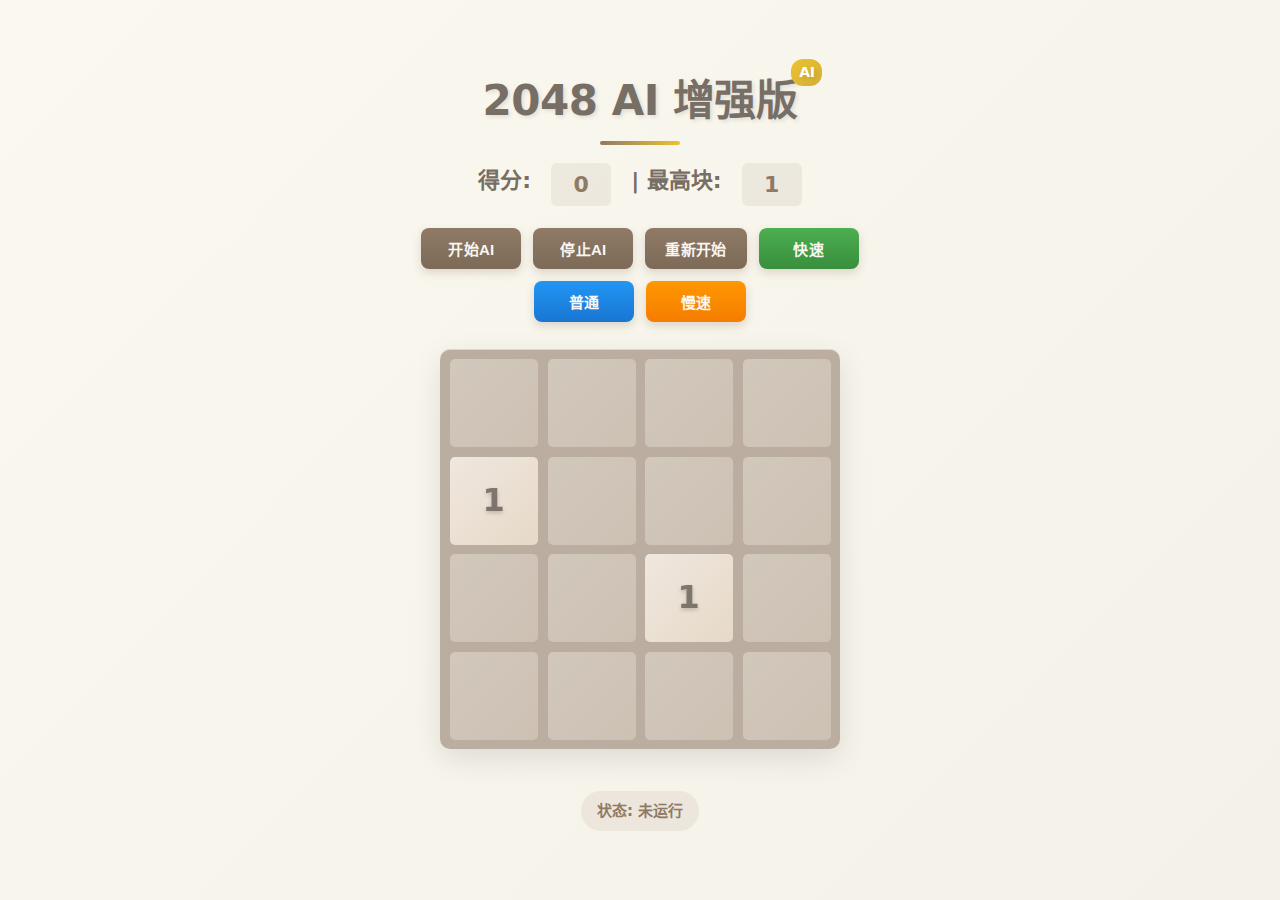
<file: index.html>
<!DOCTYPE html>
<html lang="zh-CN">

<head>
    <meta charset="UTF-8">
    <meta name="viewport" content="width=device-width, initial-scale=1.0">
    <title>2048 AI 增强版</title>
    <link rel="stylesheet" href="style.css">
</head>

<body>
    <div class="container">
        <h1>2048 AI 增强版</h1>
        <div class="score">得分: <span id="score">0</span> | 最高块: <span id="maxTile">1</span></div>
        <div class="controls">
            <button class="btn" onclick="startAI()">开始AI</button>
            <button class="btn" onclick="stopAI()">停止AI</button>
            <button class="btn" onclick="initGame()">重新开始</button>
            <button class="btn" onclick="setSpeed('fast')">快速</button>
            <button class="btn" onclick="setSpeed('normal')">普通</button>
            <button class="btn" onclick="setSpeed('slow')">慢速</button>
        </div>
        <div class="game-board">
            <div class="grid" id="grid"></div>
            <div class="game-over" id="gameOver">
                <div class="game-over-text">游戏结束!</div>
                <div>最终得分: <span id="finalScore">0</span></div>
                <div>最高块: <span id="finalMaxTile">1</span></div>
                <button class="restart-btn" onclick="initGame()">重新开始</button>
            </div>
        </div>
        <div class="ai-status" id="aiStatus">状态: 未运行</div>
    </div>

    <script src="script.js"></script>
</body>

</html>
</file>
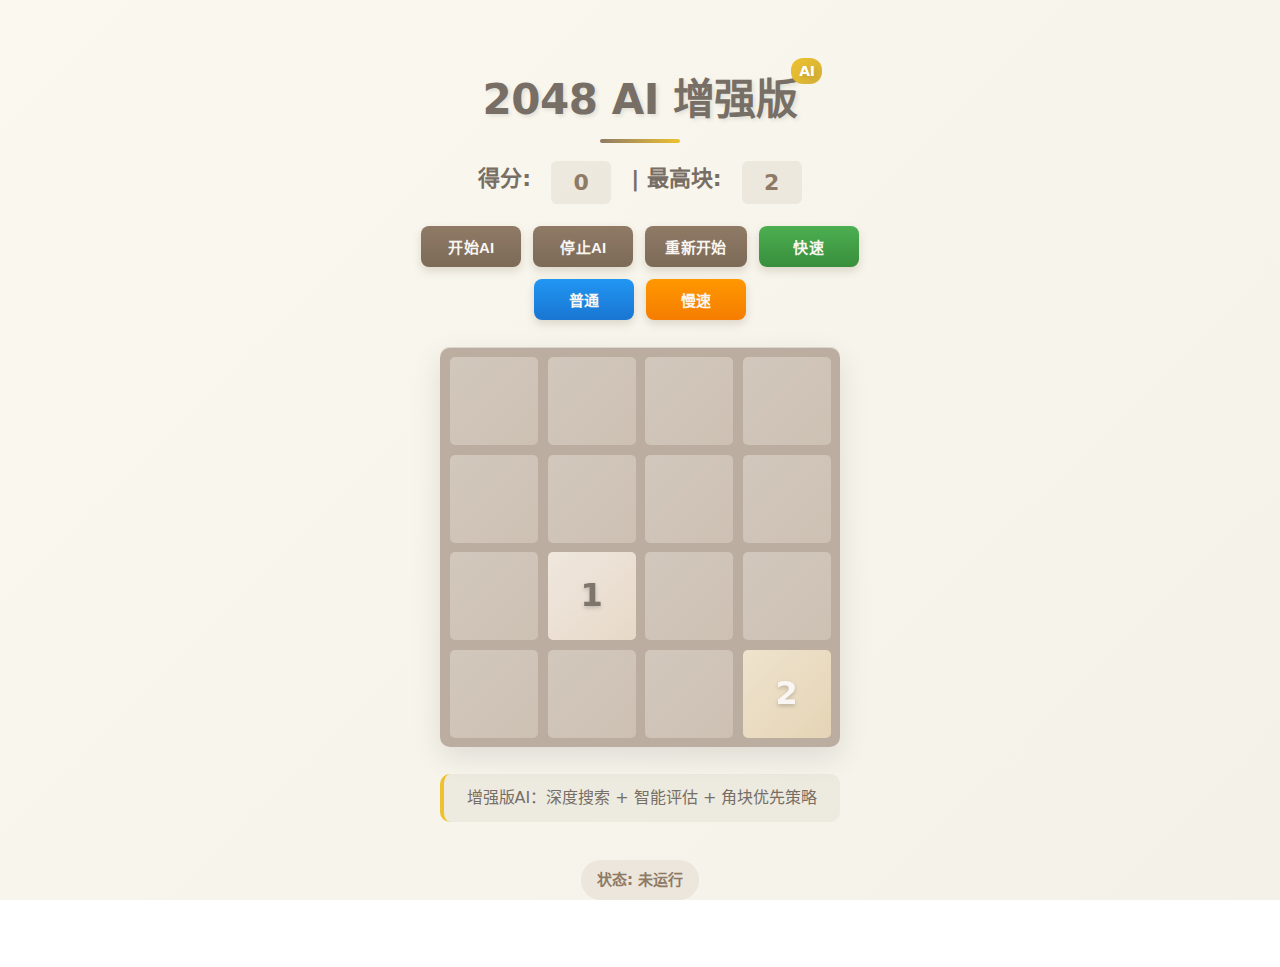
<file: 2048 AI 增强版.html>
<!DOCTYPE html>
<html lang="zh-CN">
<head>
    <meta charset="UTF-8">
    <meta name="viewport" content="width=device-width, initial-scale=1.0">
    <title>2048 AI 增强版</title>
    <link rel="stylesheet" href="style.css">
</head>
<body>
    <div class="container">
        <h1>2048 AI 增强版</h1>
        <div class="score">得分: <span id="score">0</span> | 最高块: <span id="maxTile">1</span></div>
        <div class="controls">
            <button class="btn" onclick="startAI()">开始AI</button>
            <button class="btn" onclick="stopAI()">停止AI</button>
            <button class="btn" onclick="initGame()">重新开始</button>
            <button class="btn" onclick="setSpeed('fast')">快速</button>
            <button class="btn" onclick="setSpeed('normal')">普通</button>
            <button class="btn" onclick="setSpeed('slow')">慢速</button>
        </div>
        <div class="game-board">
            <div class="grid" id="grid"></div>
            <div class="game-over" id="gameOver">
                <div class="game-over-text">游戏结束!</div>
                <div>最终得分: <span id="finalScore">0</span></div>
                <div>最高块: <span id="finalMaxTile">1</span></div>
                <button class="restart-btn" onclick="initGame()">重新开始</button>
            </div>
        </div>
        <div class="info">
            增强版AI：深度搜索 + 智能评估 + 角块优先策略
        </div>
        <div class="ai-status" id="aiStatus">状态: 未运行</div>
    </div>

    <script src="script.js"></script>
</body>
</html>
</file>
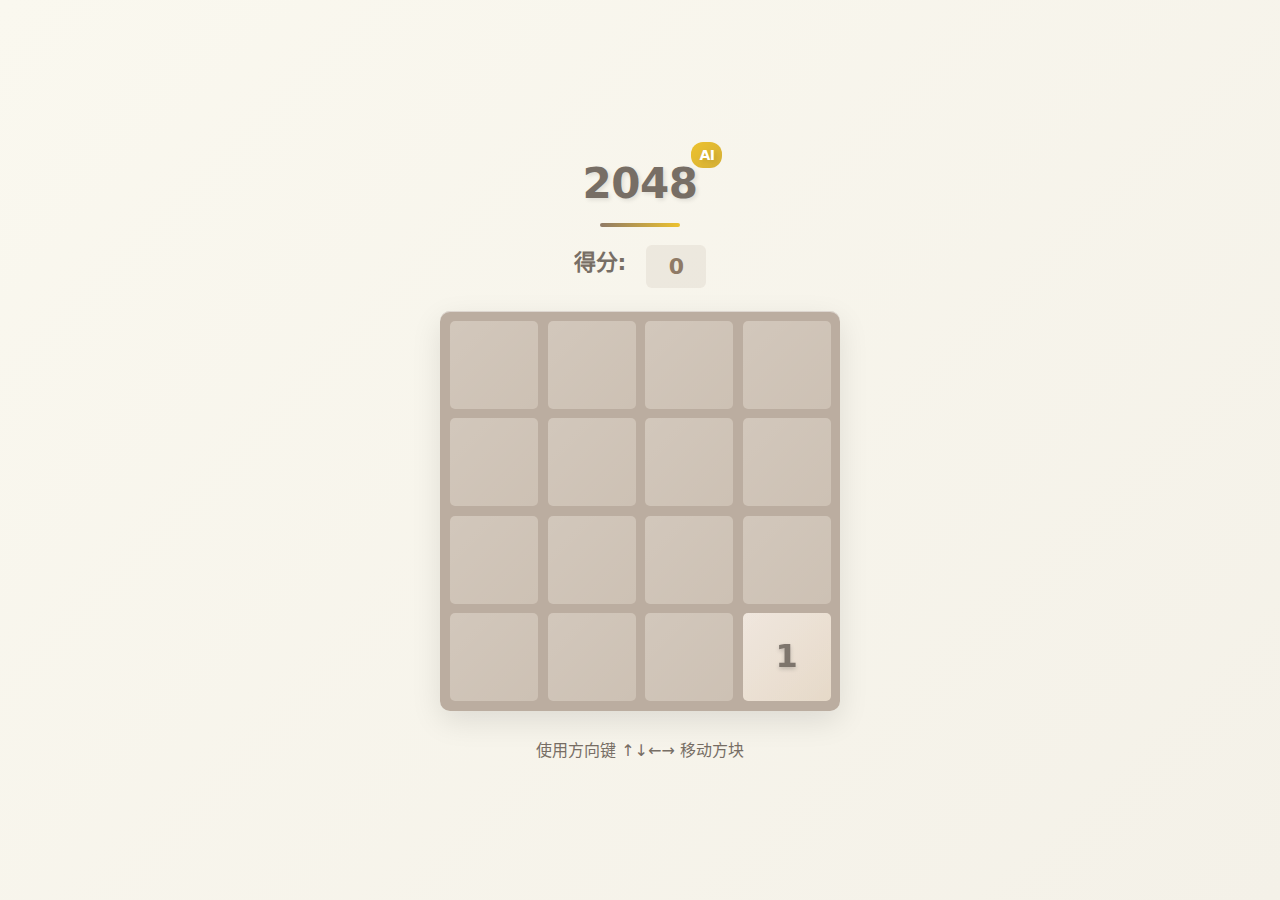
<file: 2048.html>
<!DOCTYPE html>
<html lang="zh-CN">
<head>
    <meta charset="UTF-8">
    <meta name="viewport" content="width=device-width, initial-scale=1.0">
    <title>2048游戏</title>
    <link rel="stylesheet" href="style.css">
</head>
<body>
    <div class="container">
        <h1>2048</h1>
        <div class="score">得分: <span id="score">0</span></div>
        <div class="game-board">
            <div class="grid" id="grid"></div>
            <div class="game-over" id="gameOver">
                <div class="game-over-text">游戏结束!</div>
                <button class="restart-btn" onclick="initGame()">重新开始</button>
            </div>
        </div>
        <div class="instructions">
            使用方向键 ↑↓←→ 移动方块
        </div>
    </div>

    <script src="2script.js"></script>
</body>
</html>
</file>
<file: style.css>
:root {
    /* 设计系统变量 */
    --primary-color: #776e65;
    --secondary-color: #bbada0;
    --bg-color: #faf8ef;
    --cell-bg: #cdc1b4;
    --text-light: #f9f6f2;
    --text-dark: #776e65;
    --button-bg: #8f7a66;
    --button-hover: #9f8a76;
    --grid-size: 400px;
    --cell-gap: 10px;
    --border-radius: 10px;
    --danger-color: #f65e3b;
    --success-color: #edc22e;

    /* 动画时长 */
    --transition-fast: 0.12s;
    --transition-normal: 0.2s;
    --transition-smooth: 0.3s;

    /* 层级管理 */
    --z-board: 1;
    --z-game-over: 10;
    --z-tile: 2;
}

/* 深色模式变量 */
@media (prefers-color-scheme: dark) {
    :root {
        --primary-color: #f0e6d6;
        --secondary-color: #3a3630;
        --bg-color: #1e1b18;
        --cell-bg: #4a4540;
        --text-light: #f9f6f2;
        --text-dark: #f0e6d6;
        --button-bg: #9c8a7a;
        --button-hover: #b09e8e;
        --danger-color: #ff7b5a;
        --success-color: #ffd700;
    }
}

/* 性能优化基础 */
* {
    box-sizing: border-box;
    margin: 0;
    padding: 0;
    -webkit-font-smoothing: antialiased;
    -moz-osx-font-smoothing: grayscale;
    text-rendering: optimizeLegibility;
}

body {
    font-family: 'Segoe UI', system-ui, -apple-system, 'Helvetica Neue', sans-serif;
    text-align: center;
    background: linear-gradient(135deg, var(--bg-color) 0%, #f4f1e8 100%);
    margin: 0;
    padding: clamp(10px, 3vh, 30px);
    min-height: 100vh;
    display: flex;
    justify-content: center;
    align-items: center;
    background-attachment: fixed;
    color: var(--primary-color);
    line-height: 1.6;
    transition: background var(--transition-smooth), color var(--transition-smooth);
}

@media (prefers-color-scheme: dark) {
    body {
        background: linear-gradient(135deg, var(--bg-color) 0%, #2a2622 100%);
    }
}

/* 容器优化 */
.container {
    max-width: min(95vw, 500px);
    margin: 0 auto;
    padding: clamp(15px, 3vw, 25px);
    animation: fadeIn 0.5s ease-out;
    position: relative;
}

@keyframes fadeIn {
    from {
        opacity: 0;
        transform: translateY(-20px);
    }

    to {
        opacity: 1;
        transform: translateY(0);
    }
}

/* 标题优化 */
h1 {
    color: var(--primary-color);
    font-size: clamp(32px, 7vw, 42px);
    margin: clamp(8px, 1.5vh, 15px) 0 clamp(15px, 2vh, 20px);
    font-weight: 800;
    letter-spacing: -0.5px;
    text-shadow: 2px 2px 4px rgba(0, 0, 0, 0.1);
    position: relative;
    display: inline-block;
    padding-bottom: 10px;
}

h1::after {
    content: '';
    position: absolute;
    bottom: 0;
    left: 50%;
    transform: translateX(-50%);
    width: 80px;
    height: 4px;
    background: linear-gradient(90deg, var(--button-bg), var(--success-color));
    border-radius: 2px;
    transition: all var(--transition-normal);
}

h1:hover::after {
    width: 120px;
    background: linear-gradient(90deg, var(--success-color), var(--button-bg));
}

/* AI徽章 */
h1::before {
    content: 'AI';
    position: absolute;
    top: -8px;
    right: -25px;
    background: linear-gradient(135deg, var(--success-color), #d4af37);
    color: #fff;
    font-size: 14px;
    font-weight: 700;
    padding: 2px 8px;
    border-radius: 12px;
    animation: pulseGlow 2s ease-in-out infinite alternate;
}

@keyframes pulseGlow {
    from {
        box-shadow: 0 0 5px rgba(237, 194, 46, 0.5);
    }

    to {
        box-shadow: 0 0 10px rgba(237, 194, 46, 0.8), 0 0 15px rgba(237, 194, 46, 0.4);
    }
}

/* 分数显示优化 */
.score {
    font-size: clamp(18px, 4vw, 22px);
    color: var(--primary-color);
    margin-bottom: clamp(15px, 2.5vh, 25px);
    font-weight: 600;
    display: flex;
    justify-content: center;
    gap: 20px;
    flex-wrap: wrap;
}

#score,
#maxTile {
    font-weight: 700;
    color: var(--button-bg);
    background: rgba(143, 122, 102, 0.1);
    padding: 4px 12px;
    border-radius: 6px;
    min-width: 60px;
    display: inline-block;
    transition: all var(--transition-normal);
}

@media (prefers-color-scheme: dark) {

    #score,
    #maxTile {
        background: rgba(156, 138, 122, 0.2);
    }
}

/* 控制区域优化 */
.controls {
    margin-bottom: clamp(20px, 3vh, 30px);
    display: flex;
    justify-content: center;
    gap: 12px;
    flex-wrap: wrap;
}

.btn {
    background: linear-gradient(to bottom, var(--button-bg), #7c6a57);
    color: var(--text-light);
    border: none;
    border-radius: 8px;
    padding: 10px 20px;
    font-size: clamp(13px, 2.8vw, 15px);
    font-weight: 600;
    cursor: pointer;
    transition: all var(--transition-normal);
    box-shadow: 0 4px 8px rgba(143, 122, 102, 0.25);
    position: relative;
    overflow: hidden;
    min-width: 100px;
    letter-spacing: 0.3px;
    display: flex;
    align-items: center;
    justify-content: center;
    gap: 6px;
}

.btn:hover {
    background: linear-gradient(to bottom, var(--button-hover), #8b7865);
    transform: translateY(-3px);
    box-shadow: 0 6px 12px rgba(143, 122, 102, 0.35);
}

.btn:active {
    transform: translateY(-1px);
    box-shadow: 0 3px 6px rgba(143, 122, 102, 0.25);
}

.btn::after {
    content: '';
    position: absolute;
    top: 50%;
    left: 50%;
    width: 0;
    height: 0;
    border-radius: 50%;
    background: rgba(255, 255, 255, 0.2);
    transform: translate(-50%, -50%);
    transition: width 0.4s ease, height 0.4s ease;
}

.btn:hover::after {
    width: 200px;
    height: 200px;
}

/* 速度控制按钮特殊样式 */
.btn:nth-child(4) {
    /* 快速按钮 */
    background: linear-gradient(to bottom, #4CAF50, #388E3C);
}

.btn:nth-child(5) {
    /* 普通按钮 */
    background: linear-gradient(to bottom, #2196F3, #1976D2);
}

.btn:nth-child(6) {
    /* 慢速按钮 */
    background: linear-gradient(to bottom, #FF9800, #F57C00);
}

.btn:nth-child(4):hover {
    background: linear-gradient(to bottom, #66BB6A, #4CAF50);
}

.btn:nth-child(5):hover {
    background: linear-gradient(to bottom, #42A5F5, #2196F3);
}

.btn:nth-child(6):hover {
    background: linear-gradient(to bottom, #FFB74D, #FF9800);
}

@media (prefers-color-scheme: dark) {
    .btn {
        box-shadow: 0 4px 8px rgba(0, 0, 0, 0.3);
    }

    .btn:hover {
        box-shadow: 0 6px 12px rgba(0, 0, 0, 0.4);
    }
}

/* 游戏棋盘优化 */
.game-board {
    background: var(--secondary-color);
    border-radius: var(--border-radius);
    padding: var(--cell-gap);
    position: relative;
    width: min(90vw, var(--grid-size));
    height: min(90vw, var(--grid-size));
    margin: 0 auto clamp(20px, 3vh, 30px);
    box-shadow:
        0 10px 30px rgba(0, 0, 0, 0.1),
        inset 0 1px 0 rgba(255, 255, 255, 0.5);
    overflow: hidden;
    transition: all var(--transition-smooth);
}

@media (prefers-color-scheme: dark) {
    .game-board {
        box-shadow:
            0 10px 30px rgba(0, 0, 0, 0.3),
            inset 0 1px 0 rgba(255, 255, 255, 0.1);
    }
}

.grid {
    display: grid;
    grid-template-columns: repeat(4, 1fr);
    grid-template-rows: repeat(4, 1fr);
    gap: var(--cell-gap);
    width: 100%;
    height: 100%;
    position: relative;
    z-index: var(--z-board);
}

/* 单元格优化 */
.cell {
    background: var(--cell-bg);
    border-radius: 5px;
    display: flex;
    justify-content: center;
    align-items: center;
    font-size: clamp(20px, 5vw, 32px);
    font-weight: 800;
    color: var(--text-dark);
    transition: all var(--transition-fast) ease-out;
    position: relative;
    overflow: hidden;
    will-change: transform, background-color;
    transform: translateZ(0);
    backface-visibility: hidden;
}

.cell::before {
    content: '';
    position: absolute;
    top: 0;
    left: 0;
    right: 0;
    bottom: 0;
    background: linear-gradient(135deg, rgba(255, 255, 255, 0.1) 0%, rgba(255, 255, 255, 0) 100%);
    border-radius: 5px;
    pointer-events: none;
}

/* 数字样式优化 */
.cell[data-value] {
    animation: tileAppear 0.2s ease-out;
    z-index: var(--z-tile);
    text-shadow: 0 2px 4px rgba(0, 0, 0, 0.2);
}

@keyframes tileAppear {
    0% {
        opacity: 0.9;
    }

    100% {
        opacity: 1;
    }
}

/* 根据数值大小调整字体和颜色 */
.cell[data-value="1"],
.cell[data-value="2"] {
    color: var(--text-dark);
}

.cell[data-value^="1"]:not([data-value="1"]):not([data-value="2"]),
.cell[data-value^="2"],
.cell[data-value^="4"],
.cell[data-value^="8"] {
    color: var(--text-light);
}

/* 具体数字块样式 */
.cell[data-value="1"] {
    background: linear-gradient(135deg, #eee4da, #e6d9c8);
}

.cell[data-value="2"] {
    background: linear-gradient(135deg, #ede0c8, #e5d4b5);
}

.cell[data-value="4"] {
    background: linear-gradient(135deg, #f2b179, #ea9f5f);
    box-shadow: 0 4px 8px rgba(242, 177, 121, 0.3);
}

.cell[data-value="8"] {
    background: linear-gradient(135deg, #f59563, #ed8349);
    box-shadow: 0 4px 8px rgba(245, 149, 99, 0.3);
}

.cell[data-value="16"] {
    background: linear-gradient(135deg, #f67c5f, #ee6245);
    box-shadow: 0 5px 10px rgba(246, 124, 95, 0.3);
    font-size: clamp(18px, 4.5vw, 28px);
}

.cell[data-value="32"] {
    background: linear-gradient(135deg, #f65e3b, #ee4623);
    box-shadow: 0 5px 10px rgba(246, 94, 59, 0.3);
    font-size: clamp(18px, 4.5vw, 28px);
}

.cell[data-value="64"] {
    background: linear-gradient(135deg, #edcf72, #e5c361);
    box-shadow: 0 6px 12px rgba(237, 207, 114, 0.3);
    font-size: clamp(18px, 4.5vw, 28px);
}

.cell[data-value="128"] {
    background: linear-gradient(135deg, #edcc61, #e5c250);
    box-shadow: 0 8px 16px rgba(237, 204, 97, 0.4);
    font-size: clamp(16px, 4vw, 24px);
}

.cell[data-value="256"] {
    background: linear-gradient(135deg, #edc850, #e5c03f);
    box-shadow: 0 10px 20px rgba(237, 200, 80, 0.5);
    font-size: clamp(16px, 4vw, 24px);
}

.cell[data-value="512"] {
    background: linear-gradient(135deg, #edc53f, #e5bd2e);
    box-shadow: 0 12px 24px rgba(237, 197, 63, 0.6);
    font-size: clamp(16px, 4vw, 24px);
}

.cell[data-value="1024"] {
    background: linear-gradient(135deg, #edc22e, #e5ba1d);
    box-shadow: 0 14px 28px rgba(237, 194, 46, 0.7);
    font-size: clamp(14px, 3.5vw, 20px);
}

.cell[data-value="2048"] {
    background: linear-gradient(135deg, #edc22e, #e5ba1d);
    box-shadow: 0 16px 32px rgba(237, 194, 46, 0.8);
    font-size: clamp(14px, 3.5vw, 20px);
    animation: victoryGlow 2s ease-in-out infinite alternate;
}

.cell[data-value="4096"] {
    background: linear-gradient(135deg, #3c3a32, #2a2822);
    color: #fff;
    box-shadow: 0 20px 40px rgba(0, 0, 0, 0.4);
    font-size: clamp(14px, 3.5vw, 20px);
    animation: epicPulse 1.5s ease-in-out infinite;
}

@keyframes victoryGlow {
    from {
        box-shadow: 0 16px 32px rgba(237, 194, 46, 0.8);
        transform: scale(1);
    }

    to {
        box-shadow: 0 20px 40px rgba(237, 194, 46, 1), 0 0 30px rgba(237, 194, 46, 0.6);
        transform: scale(1.02);
    }
}

@keyframes epicPulse {

    0%,
    100% {
        transform: scale(1);
        box-shadow: 0 20px 40px rgba(0, 0, 0, 0.4);
    }

    50% {
        transform: scale(1.03);
        box-shadow: 0 25px 50px rgba(0, 0, 0, 0.6);
    }
}

/* 深色模式调整 */
@media (prefers-color-scheme: dark) {
    .cell[data-value="1"] {
        background: linear-gradient(135deg, #4d4840, #3d3831);
    }

    .cell[data-value="2"] {
        background: linear-gradient(135deg, #5d584f, #4d483f);
    }

    .cell[data-value="4"] {
        background: linear-gradient(135deg, #d6935a, #c6834a);
    }

    .cell[data-value="8"] {
        background: linear-gradient(135deg, #d87a44, #c86a34);
    }

    .cell[data-value="16"] {
        background: linear-gradient(135deg, #d85936, #c84926);
    }

    .cell[data-value="32"] {
        background: linear-gradient(135deg, #d83e1c, #c82e0c);
    }

    .cell[data-value="64"] {
        background: linear-gradient(135deg, #d8b947, #c8a937);
    }

    .cell[data-value="128"] {
        background: linear-gradient(135deg, #d8b031, #c8a021);
    }

    .cell[data-value="256"] {
        background: linear-gradient(135deg, #d8a81b, #c8980b);
    }

    .cell[data-value="512"] {
        background: linear-gradient(135deg, #d89f05, #c88f00);
    }

    .cell[data-value="1024"] {
        background: linear-gradient(135deg, #d89600, #c88600);
    }

    .cell[data-value="2048"] {
        background: linear-gradient(135deg, #ffd700, #e6c300);
    }

    .cell[data-value="4096"] {
        background: linear-gradient(135deg, #4a3f31, #2a2318);
    }
}

/* 游戏结束界面优化 */
.game-over {
    position: absolute;
    top: 0;
    left: 0;
    width: 100%;
    height: 100%;
    background: linear-gradient(135deg,
            rgba(238, 228, 218, 0.93) 0%,
            rgba(245, 241, 234, 0.95) 100%);
    border-radius: var(--border-radius);
    display: none;
    justify-content: center;
    align-items: center;
    flex-direction: column;
    z-index: var(--z-game-over);
    backdrop-filter: blur(8px);
    animation: fadeIn var(--transition-smooth) ease-out;
    padding: 20px;
    text-align: center;
}

.game-over.active {
    display: flex;
}

.game-over-text {
    font-size: clamp(36px, 8vw, 48px);
    color: var(--danger-color);
    font-weight: 800;
    margin-bottom: 20px;
    text-shadow: 3px 3px 6px rgba(0, 0, 0, 0.1);
    animation: bounceIn 0.8s cubic-bezier(0.68, -0.55, 0.265, 1.55);
}

.game-over div {
    font-size: clamp(16px, 3.5vw, 18px);
    color: var(--primary-color);
    margin: 8px 0;
    font-weight: 600;
}

#finalScore,
#finalMaxTile {
    font-weight: 700;
    color: var(--success-color);
    background: rgba(237, 194, 46, 0.1);
    padding: 4px 12px;
    border-radius: 6px;
    display: inline-block;
}

.restart-btn {
    background: linear-gradient(to bottom, var(--danger-color), #d84315);
    color: var(--text-light);
    border: none;
    border-radius: 8px;
    padding: 12px 30px;
    font-size: clamp(15px, 3.2vw, 17px);
    font-weight: 600;
    cursor: pointer;
    margin-top: 20px;
    transition: all var(--transition-normal);
    box-shadow: 0 4px 12px rgba(246, 94, 59, 0.3);
    min-width: 150px;
}

.restart-btn:hover {
    background: linear-gradient(to bottom, #ff7b5a, #f65e3b);
    transform: translateY(-3px);
    box-shadow: 0 6px 16px rgba(246, 94, 59, 0.4);
}

@media (prefers-color-scheme: dark) {
    .game-over {
        background: linear-gradient(135deg,
                rgba(62, 58, 52, 0.95) 0%,
                rgba(74, 69, 64, 0.97) 100%);
    }

    #finalScore,
    #finalMaxTile {
        background: rgba(237, 194, 46, 0.2);
    }
}

@keyframes bounceIn {
    0% {
        opacity: 0;
        transform: scale(0.3) rotate(-10deg);
    }

    50% {
        opacity: 1;
        transform: scale(1.1) rotate(5deg);
    }

    70% {
        transform: scale(0.95) rotate(-2deg);
    }

    100% {
        transform: scale(1) rotate(0deg);
    }
}

/* 信息区域优化 */
.info {
    margin: clamp(15px, 2.5vh, 25px) auto;
    color: var(--primary-color);
    font-size: clamp(14px, 3vw, 16px);
    max-width: 400px;
    line-height: 1.5;
    background: rgba(143, 122, 102, 0.08);
    padding: 12px 20px;
    border-radius: 10px;
    border-left: 4px solid var(--success-color);
    transition: all var(--transition-normal);
}

.info:hover {
    background: rgba(143, 122, 102, 0.12);
    transform: translateX(5px);
}

@media (prefers-color-scheme: dark) {
    .info {
        background: rgba(156, 138, 122, 0.15);
    }

    .info:hover {
        background: rgba(156, 138, 122, 0.25);
    }
}

/* AI状态优化 */
.ai-status {
    margin: clamp(10px, 2vh, 15px) auto;
    color: var(--button-bg);
    font-size: clamp(13px, 2.8vw, 15px);
    font-weight: 600;
    background: rgba(143, 122, 102, 0.1);
    padding: 8px 16px;
    border-radius: 20px;
    display: inline-block;
    transition: all var(--transition-normal);
}

.ai-status.active {
    background: rgba(76, 175, 80, 0.15);
    color: #4CAF50;
    animation: statusPulse 2s ease-in-out infinite;
}

@keyframes statusPulse {

    0%,
    100% {
        box-shadow: 0 0 0 rgba(76, 175, 80, 0.4);
    }

    50% {
        box-shadow: 0 0 10px rgba(76, 175, 80, 0.6);
    }
}

/* 响应式优化 */
@media (max-width: 480px) {
    .game-board {
        padding: 8px;
    }

    .grid {
        gap: 8px;
    }

    .cell {
        font-size: 18px;
    }

    .btn {
        min-width: 85px;
        padding: 8px 16px;
        font-size: 13px;
    }

    h1::before {
        font-size: 12px;
        padding: 2px 6px;
        right: -20px;
    }
}

@media (max-width: 360px) {
    .controls {
        gap: 8px;
    }

    .btn {
        min-width: 75px;
        padding: 6px 12px;
        font-size: 12px;
    }

    .score {
        gap: 10px;
    }

    #score,
    #maxTile {
        min-width: 50px;
        padding: 3px 8px;
    }
}

/* 高对比度模式 */
@media (prefers-contrast: high) {
    .cell {
        border: 2px solid currentColor;
    }

    .btn,
    .restart-btn {
        border: 2px solid var(--text-light);
    }

    .info {
        border: 2px solid var(--success-color);
    }
}

/* 减少动画偏好 */
@media (prefers-reduced-motion: reduce) {
    * {
        animation-duration: 0.01ms !important;
        animation-iteration-count: 1 !important;
        transition-duration: 0.01ms !important;
    }
}

/* 针对触摸设备优化 */
@media (hover: none) and (pointer: coarse) {

    .btn,
    .restart-btn {
        padding: 12px 20px;
        min-height: 44px;
        /* Apple建议的最小触摸目标 */
    }

    .btn:hover,
    .restart-btn:hover {
        transform: none;
    }
}
</file>
